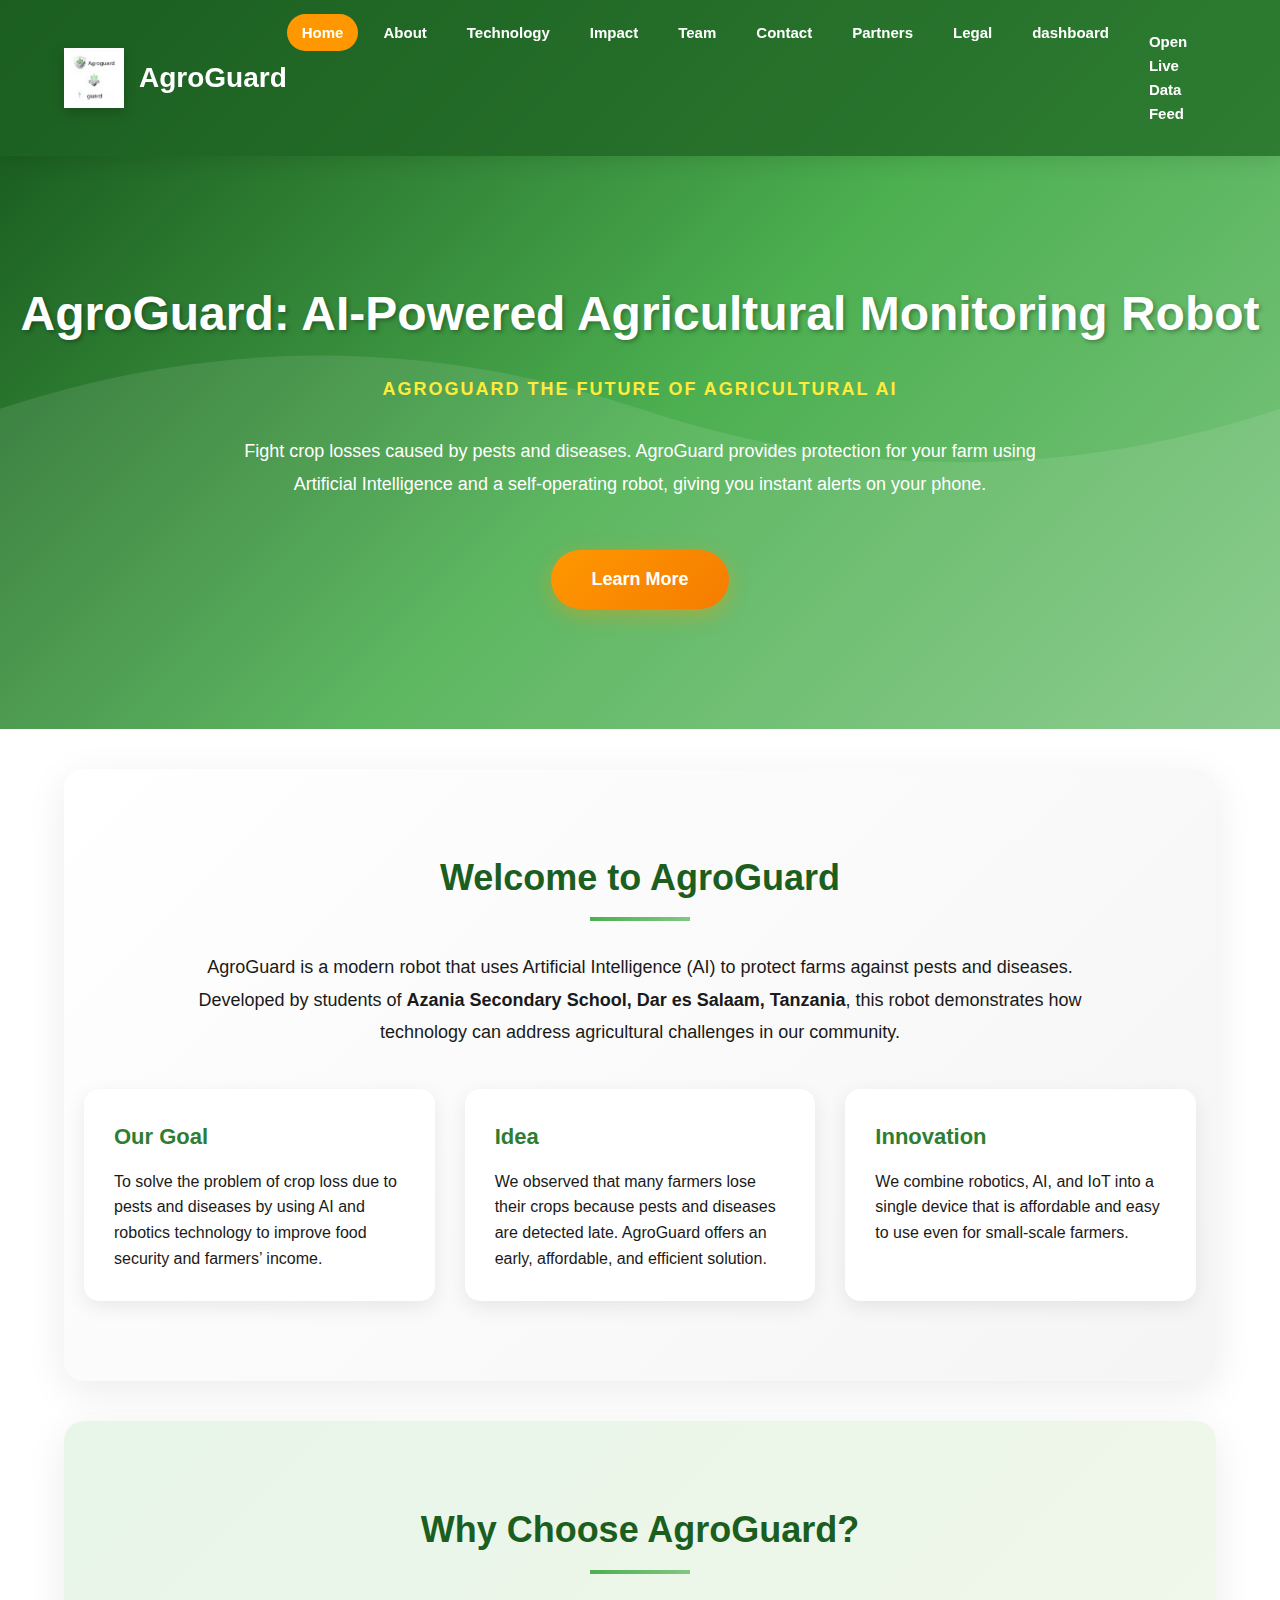
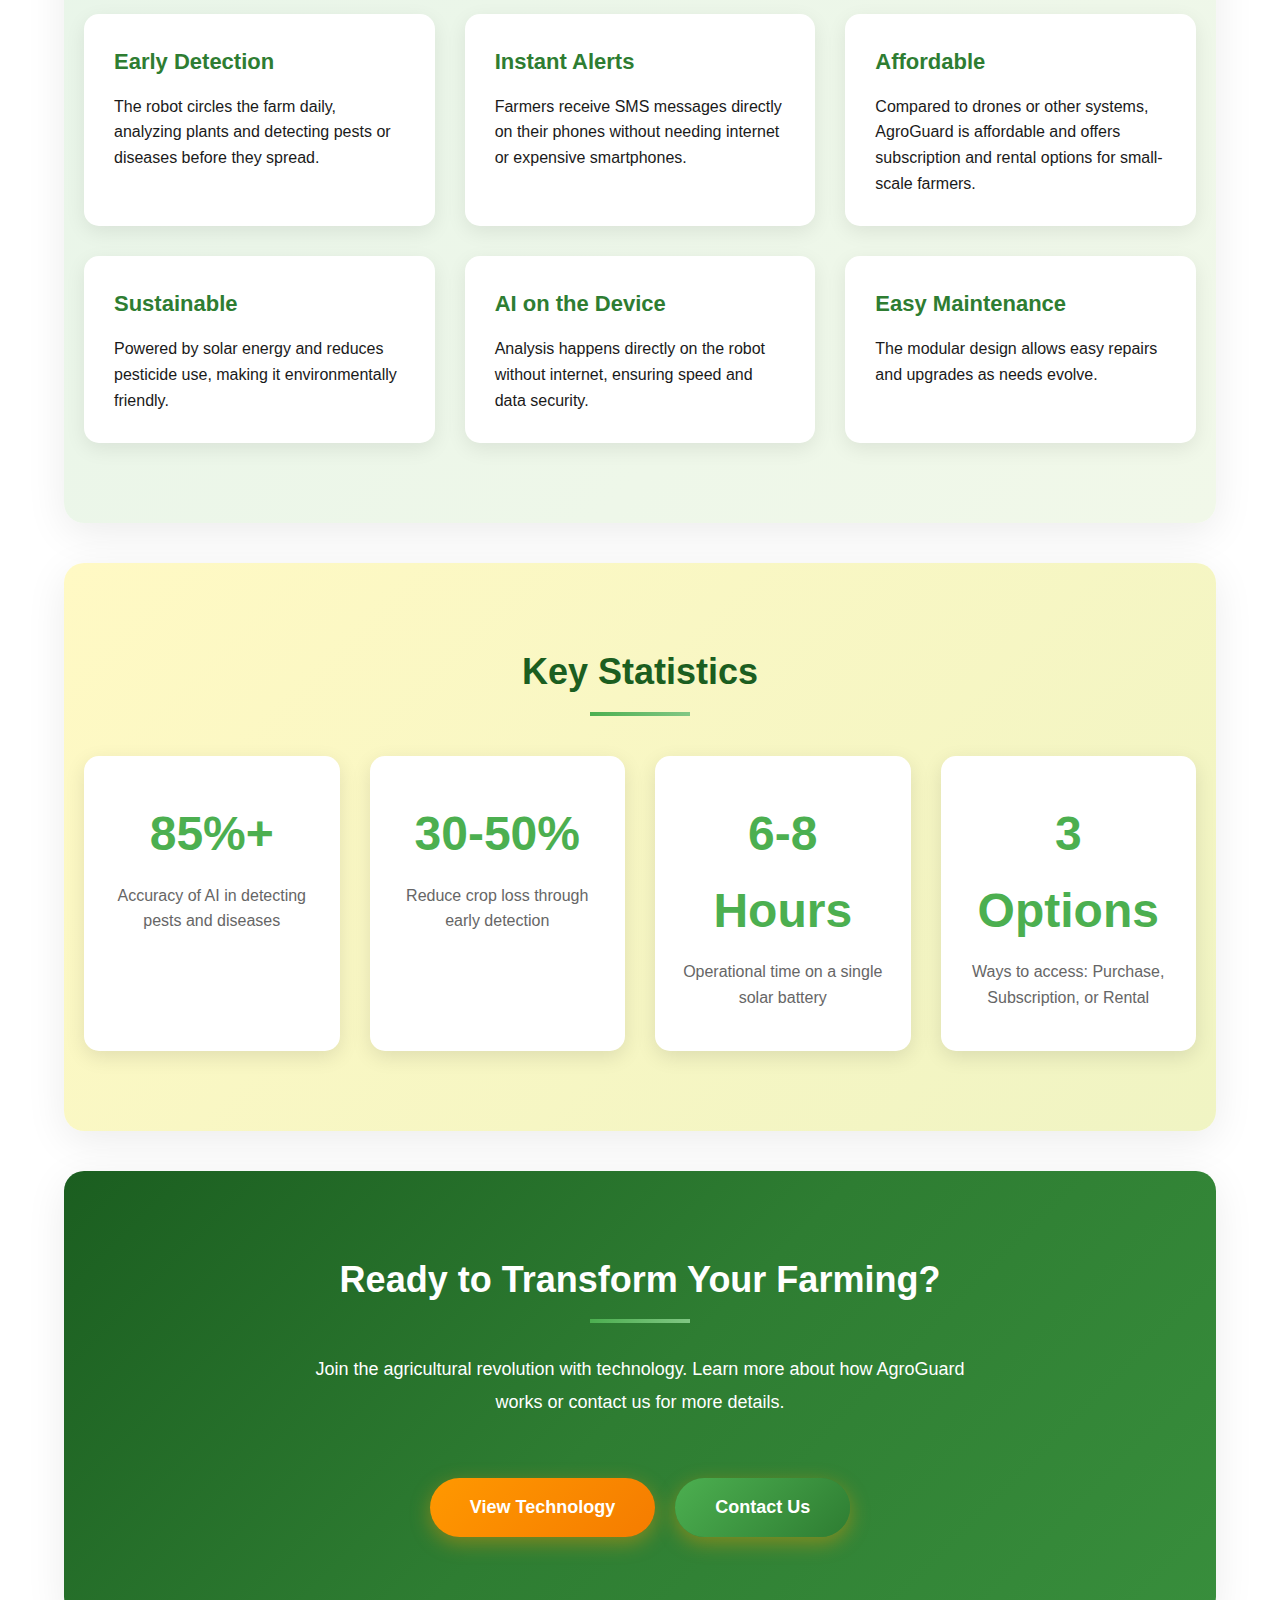
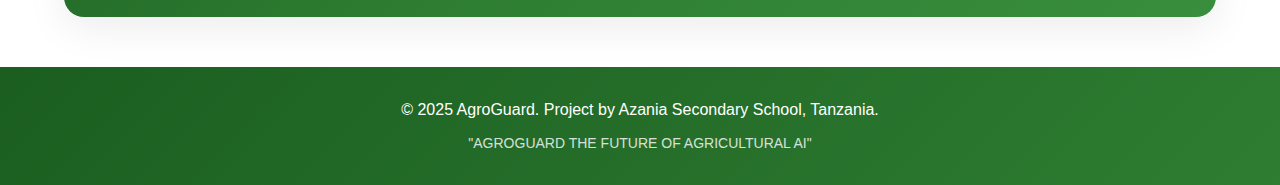
<file: index.html>
<!DOCTYPE html>
<html lang="en">

<head>
    <!-- Charset -->
    <meta charset="UTF-8">

    <!-- Meta description for SEO -->
    <meta name="description" content="AgroGuard team provides technological solutions for agriculture in Tanzania and East Africa.">

    <!-- Meta keywords -->
    <meta name="keywords" content="AgroGuard, Agricultural Technology, AI, Robotics, Tanzania, Azania Secondary School, Better Farming">

    <!-- Viewport for responsive design -->
    <meta name="viewport" content="width=device-width, initial-scale=1.0">

    <!-- Page title -->
    <title>AgroGuard - Our Team</title>

    <!-- Logo (favicon) -->
    <link rel="icon" href="Untitled design.png" type="image/png">

    <!-- Optional: Meta social media -->
    <meta property="og:title" content="AgroGuard - Our Team" />
    <meta property="og:description" content="AgroGuard team provides technological solutions for agriculture in Tanzania and East Africa." />
    <meta property="og:image" content="Untitled design.png" />
    <meta property="og:type" content="website" />
    <meta property="og:url" content="https://www.yoursite.com/timu.html" />

    <!-- Optional: Twitter Card -->
    <meta name="twitter:card" content="summary_large_image" />
    <meta name="twitter:title" content="AgroGuard - Our Team" />
    <meta name="twitter:description" content="AgroGuard team provides technological solutions for agriculture in Tanzania and East Africa." />
    <meta name="twitter:image" content="Untitled design.png" />
    <title>AgroGuard - Home</title>
    <link rel="stylesheet" href="style.css">
</head>

<body>
    <header>
        <div class="container">
            <div class="logo-section">
                <img src="Untitled design.png" alt="AgroGuard Logo" onerror="this.style.display='none'">
                <h1>AgroGuard</h1>
            </div>
            <nav>
                <ul>
                    <li><a href="index.html" class="active">Home</a></li>
                    <li><a href="about.html">About</a></li>
                    <li><a href="teknolojia.html">Technology</a></li>
                    <li><a href="athari.html">Impact</a></li>
                    <li><a href="timu.html">Team</a></li>
                    <li><a href="mawasiliano.html">Contact</a></li>
                    <li><a href="agro.html">Partners</a></li>
                    <li><a href="sheria.html">Legal</a></li>
                     <li><a href="http://192.168.2.140:8000/" target="_blank">dashboard</a></li>
                    <a href="http://192.168.2.140:8000/" target="_blank">
    Open Live Data Feed
</a>




  

                </ul>
            </nav>
        </div>
    </header>

    <!-- Hero Section -->
    <section class="hero">
        <div class="hero-content">
            <h2>AgroGuard: AI-Powered Agricultural Monitoring Robot</h2>
            <p class="slogan">AGROGUARD THE FUTURE OF AGRICULTURAL AI</p>
            <p>Fight crop losses caused by pests and diseases. AgroGuard provides protection for your farm using Artificial Intelligence and a self-operating robot, giving you instant alerts on your phone.</p>
            <a href="teknolojia.html" class="primary-cta">Learn More</a>
        </div>
    </section>

    <!-- Introduction Section -->
    <section class="section-padding" style="background: linear-gradient(135deg, #ffffff 0%, #f5f5f5 100%);">
        <h3> Welcome to AgroGuard</h3>
        <p style="text-align: center; max-width: 900px; margin: 0 auto 40px; font-size: 18px; line-height: 1.8;">
            AgroGuard is a modern robot that uses Artificial Intelligence (AI) to protect farms against pests and diseases. Developed by students of <strong>Azania Secondary School, Dar es Salaam, Tanzania</strong>, this robot demonstrates how technology
            can address agricultural challenges in our community.
        </p>

        <div class="impact-grid">
            <div class="impact-item">
                <h4> Our Goal</h4>
                <p>To solve the problem of crop loss due to pests and diseases by using AI and robotics technology to improve food security and farmers’ income.</p>
            </div>
            <div class="impact-item">
                <h4> Idea</h4>
                <p>We observed that many farmers lose their crops because pests and diseases are detected late. AgroGuard offers an early, affordable, and efficient solution.</p>
            </div>
            <div class="impact-item">
                <h4> Innovation</h4>
                <p>We combine robotics, AI, and IoT into a single device that is affordable and easy to use even for small-scale farmers.</p>
            </div>
        </div>
    </section>

    <!-- Why AgroGuard -->
    <section class="section-padding" style="background: linear-gradient(135deg, #e8f5e9 0%, #f1f8e9 100%);">
        <h3> Why Choose AgroGuard?</h3>

        <div class="impact-grid">
            <div class="impact-item">
                <h4>Early Detection</h4>
                <p>The robot circles the farm daily, analyzing plants and detecting pests or diseases before they spread.</p>
            </div>
            <div class="impact-item">
                <h4>Instant Alerts</h4>
                <p>Farmers receive SMS messages directly on their phones without needing internet or expensive smartphones.</p>
            </div>
            <div class="impact-item">
                <h4>Affordable</h4>
                <p>Compared to drones or other systems, AgroGuard is affordable and offers subscription and rental options for small-scale farmers.</p>
            </div>
            <div class="impact-item">
                <h4>Sustainable</h4>
                <p>Powered by solar energy and reduces pesticide use, making it environmentally friendly.</p>
            </div>
            <div class="impact-item">
                <h4>AI on the Device</h4>
                <p>Analysis happens directly on the robot without internet, ensuring speed and data security.</p>
            </div>
            <div class="impact-item">
                <h4>Easy Maintenance</h4>
                <p>The modular design allows easy repairs and upgrades as needs evolve.</p>
            </div>
        </div>
    </section>

    <!-- Quick Stats -->
    <section class="section-padding" style="background: linear-gradient(135deg, #fff9c4 0%, #f0f4c3 100%);">
        <h3>Key Statistics</h3>

        <div class="stats-grid">
            <div class="stat-item">
                <div class="stat-number">85%+</div>
                <p>Accuracy of AI in detecting pests and diseases</p>
            </div>
            <div class="stat-item">
                <div class="stat-number">30-50%</div>
                <p>Reduce crop loss through early detection</p>
            </div>
            <div class="stat-item">
                <div class="stat-number">6-8 Hours</div>
                <p>Operational time on a single solar battery</p>
            </div>
            <div class="stat-item">
                <div class="stat-number">3 Options</div>
                <p>Ways to access: Purchase, Subscription, or Rental</p>
            </div>
        </div>
    </section>

    <!-- Call to Action -->
    <section class="section-padding bg-dark">
        <div style="text-align: center;">
            <h3>Ready to Transform Your Farming?</h3>
            <p style="font-size: 18px; margin: 20px auto 40px; max-width: 700px; line-height: 1.8;">
                Join the agricultural revolution with technology. Learn more about how AgroGuard works or contact us for more details.
            </p>
            <div style="display: flex; gap: 20px; justify-content: center; flex-wrap: wrap;">
                <a href="teknolojia.html" class="primary-cta">View Technology</a>
                <a href="mawasiliano.html" class="primary-cta" style="background: linear-gradient(135deg, #4caf50 0%, #2e7d32 100%);">Contact Us</a>
            </div>
        </div>
    </section>

    <!-- Footer -->
    <footer>
        <div class="container">
            <p>&copy; 2025 AgroGuard. Project by Azania Secondary School, Tanzania.</p>
            <p style="margin-top: 10px; font-size: 14px; opacity: 0.8;">
                "AGROGUARD THE FUTURE OF AGRICULTURAL AI"
            </p>
        </div>
    </footer>

</body>


</html>
</file>
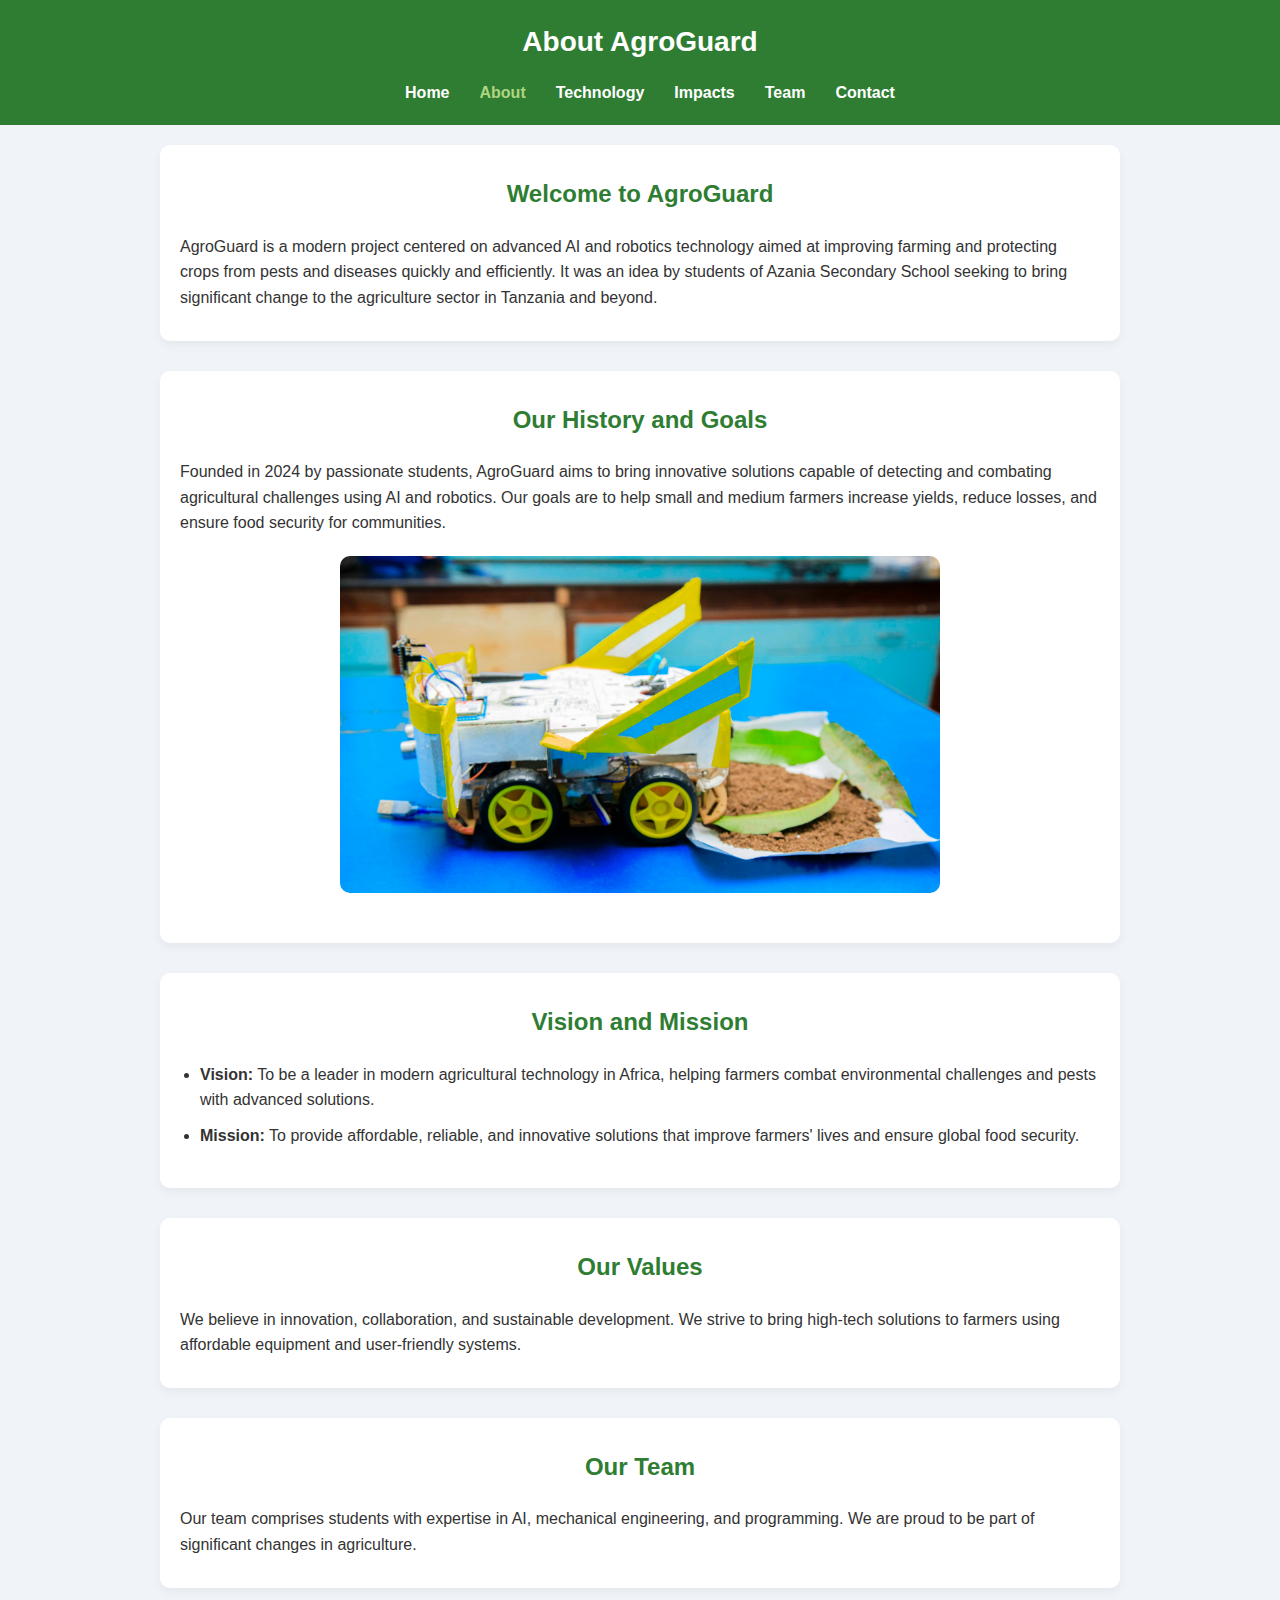
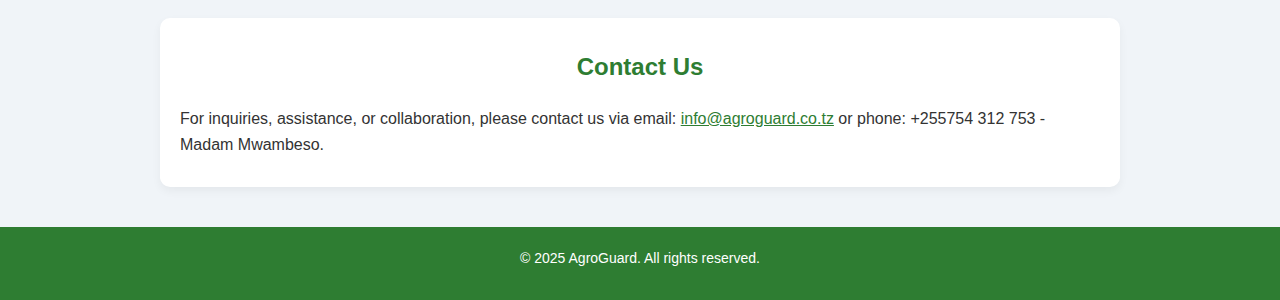
<file: about.html>
<!DOCTYPE html>
<html lang="en">

<head>
    <!-- Charset -->
    <meta charset="UTF-8">

    <!-- Meta description for SEO -->
    <meta name="description" content="AgroGuard team provides technological solutions for agriculture in Tanzania and East Africa.">

    <!-- Meta keywords -->
    <meta name="keywords" content="AgroGuard, Agricultural Technology, AI, Robotics, Tanzania, Azania Secondary School, Better Farming">

    <!-- Viewport for responsive design -->
    <meta name="viewport" content="width=device-width, initial-scale=1.0">

    <!-- Page title -->
    <title>AgroGuard - Our Team</title>

    <!-- Logo (favicon) -->
    <link rel="icon" href="Untitled design.png" type="image/png">

    <!-- Optional: Meta social media -->
    <meta property="og:title" content="AgroGuard - Our Team" />
    <meta property="og:description" content="AgroGuard team provides technological solutions for agriculture in Tanzania and East Africa." />
    <meta property="og:image" content="Untitled design.png" />
    <meta property="og:type" content="website" />
    <meta property="og:url" content="https://www.yoursite.com/timu.html" />

    <!-- Optional: Twitter Card -->
    <meta name="twitter:card" content="summary_large_image" />
    <meta name="twitter:title" content="AgroGuard - Our Team" />
    <meta name="twitter:description" content="AgroGuard team provides technological solutions for agriculture in Tanzania and East Africa." />
    <meta name="twitter:image" content="Untitled design.png" />
    <!-- Page title -->
    <title>About AgroGuard</title>

    <!-- Styles -->
    <style>
        * {
            margin: 0;
            padding: 0;
            box-sizing: border-box;
        }
        
        body {
            font-family: 'Segoe UI', Tahoma, Geneva, Verdana, sans-serif;
            background: #f0f4f8;
            color: #333;
            line-height: 1.6;
        }
        /* Header */
        
        header {
            background-color: #2e7d32;
            padding: 20px 0;
            color: #fff;
            text-align: center;
        }
        
        header h1 {
            font-size: 28px;
            margin-bottom: 10px;
        }
        /* Navigation Bar */
        
        nav {
            margin-top: 10px;
        }
        
        nav ul {
            list-style-type: none;
            display: flex;
            justify-content: center;
            flex-wrap: wrap;
        }
        
        nav ul li {
            margin: 0 15px;
        }
        
        nav ul li a {
            color: #fff;
            text-decoration: none;
            font-weight: bold;
            transition: color 0.3s;
        }
        
        nav ul li a:hover,
        .active {
            color: #aed581;
        }
        /* Container */
        
        .container {
            max-width: 1000px;
            margin: 20px auto;
            padding: 0 20px;
        }
        /* Section */
        
        .section {
            background: #fff;
            padding: 30px 20px;
            border-radius: 10px;
            box-shadow: 0 4px 10px rgba(0, 0, 0, 0.05);
            margin-bottom: 30px;
        }
        /* Title */
        
        .section h2 {
            color: #2e7d32;
            margin-bottom: 20px;
            font-size: 24px;
            text-align: center;
        }
        /* Paragraphs */
        
        .section p {
            font-size: 16px;
            line-height: 1.6;
        }
        /* Image styles */
        
        .about-image {
            width: 100%;
            max-width: 600px;
            display: block;
            margin: 20px auto;
            border-radius: 10px;
            object-fit: cover;
        }
        /* List styles */
        
        ul {
            margin-top: 15px;
            padding-left: 20px;
        }
        
        li {
            margin-bottom: 10px;
            font-size: 16px;
        }
        /* Footer */
        
        footer {
            background-color: #2e7d32;
            color: #fff;
            text-align: center;
            padding: 20px 10px;
            margin-top: 40px;
        }
        
        footer p {
            margin-bottom: 10px;
            font-size: 14px;
        }
        /* Responsive styles */
        
        @media(max-width: 768px) {
            header h1 {
                font-size: 24px;
            }
            .section h2 {
                font-size: 20px;
            }
            body {
                font-size: 14px;
            }
            nav ul {
                flex-direction: column;
                align-items: center;
            }
            nav ul li {
                margin: 8px 0;
            }
        }
    </style>
</head>

<body>

    <header>
        <h1>About AgroGuard</h1>
        <!-- Navigation Bar -->
        <nav>
            <ul>
                <li><a href="index.html">Home</a></li>
                <li><a href="about.html" class="active">About</a></li>
                <li><a href="teknolojia.html">Technology</a></li>
                <li><a href="athari.html">Impacts</a></li>
                <li><a href="timu.html">Team</a></li>
                <li><a href="mawasiliano.html">Contact</a></li>
            </ul>
        </nav>
    </header>

    <div class="container">

        <!-- Introduction Section -->
        <section class="section">
            <h2>Welcome to AgroGuard</h2>
            <p>
                AgroGuard is a modern project centered on advanced AI and robotics technology aimed at improving farming and protecting crops from pests and diseases quickly and efficiently. It was an idea by students of Azania Secondary School seeking to bring significant
                change to the agriculture sector in Tanzania and beyond.
            </p>
        </section>

        <!-- Our History and Goals -->
        <section class="section">
            <h2>Our History and Goals</h2>
            <p>
                Founded in 2024 by passionate students, AgroGuard aims to bring innovative solutions capable of detecting and combating agricultural challenges using AI and robotics. Our goals are to help small and medium farmers increase yields, reduce losses, and ensure
                food security for communities.
            </p>
            <img src="robot.jpg" alt="AgroGuard in action" class="about-image" />
        </section>

        <!-- Vision and Mission -->
        <section class="section">
            <h2>Vision and Mission</h2>
            <ul>
                <li><strong>Vision:</strong> To be a leader in modern agricultural technology in Africa, helping farmers combat environmental challenges and pests with advanced solutions.</li>
                <li><strong>Mission:</strong> To provide affordable, reliable, and innovative solutions that improve farmers' lives and ensure global food security.</li>
            </ul>
        </section>

        <!-- Our Values -->
        <section class="section">
            <h2>Our Values</h2>
            <p>
                We believe in innovation, collaboration, and sustainable development. We strive to bring high-tech solutions to farmers using affordable equipment and user-friendly systems.
            </p>
        </section>

        <!-- Our Team -->
        <section class="section">
            <h2>Our Team</h2>
            <p>
                Our team comprises students with expertise in AI, mechanical engineering, and programming. We are proud to be part of significant changes in agriculture.
            </p>
        </section>

        <!-- Contact Us -->
        <section class="section">
            <h2>Contact Us</h2>
            <p>
                For inquiries, assistance, or collaboration, please contact us via email: <a href="mailto:info@agroguard.co.tz" style="color: #2e7d32;">info@agroguard.co.tz</a> or phone: +255754 312 753 - Madam Mwambeso.
            </p>
        </section>

    </div>

    <!-- Footer -->
    <footer>
        <p>&copy; 2025 AgroGuard. All rights reserved.</p>
    </footer>

</body>

</html>
</file>
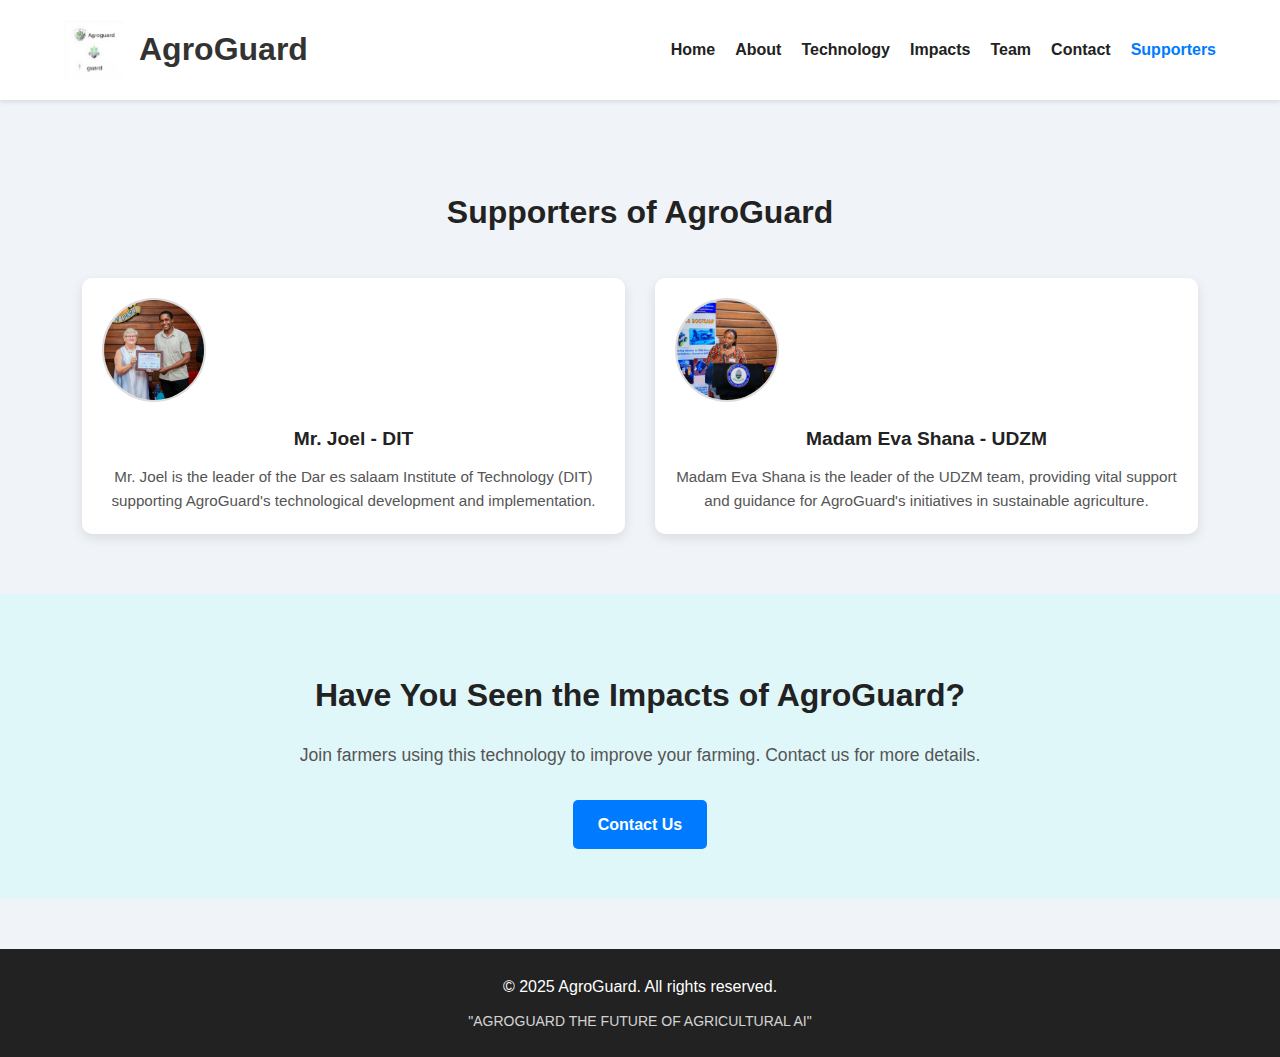
<file: agro.html>
<!DOCTYPE html>
<html lang="en">

<head>
    <!-- Charset -->
    <meta charset="UTF-8">

    <!-- Meta description for SEO -->
    <meta name="description" content="AgroGuard team provides technological solutions for agriculture in Tanzania and East Africa.">

    <!-- Meta keywords -->
    <meta name="keywords" content="AgroGuard, Agricultural Technology, AI, Robotics, Tanzania, Azania Secondary School, Better Farming">

    <!-- Viewport for responsive design -->
    <meta name="viewport" content="width=device-width, initial-scale=1.0">

    <!-- Page title -->
    <title>AgroGuard - Our Team</title>

    <!-- Logo (favicon) -->
    <link rel="icon" href="Untitled design.png" type="image/png">

    <!-- Optional: Meta social media -->
    <meta property="og:title" content="AgroGuard - Our Team" />
    <meta property="og:description" content="AgroGuard team provides technological solutions for agriculture in Tanzania and East Africa." />
    <meta property="og:image" content="Untitled design.png" />
    <meta property="og:type" content="website" />
    <meta property="og:url" content="https://www.yoursite.com/timu.html" />

    <!-- Optional: Twitter Card -->
    <meta name="twitter:card" content="summary_large_image" />
    <meta name="twitter:title" content="AgroGuard - Our Team" />
    <meta name="twitter:description" content="AgroGuard team provides technological solutions for agriculture in Tanzania and East Africa." />
    <meta name="twitter:image" content="Untitled design.png" />

    <!-- Link to external CSS or internal styles for better design -->
    <style>
        body {
            font-family: 'Arial', sans-serif;
            margin: 0;
            line-height: 1.6;
            background-color: #f0f4f8;
            color: #333;
        }
        /* Header styles */
        
        header {
            background-color: #fff;
            box-shadow: 0 2px 4px rgba(0, 0, 0, 0.1);
            padding: 20px 0;
        }
        
        .container {
            width: 90%;
            max-width: 1200px;
            margin: 0 auto;
        }
        
        .logo-section {
            display: flex;
            align-items: center;
        }
        
        .logo-section img {
            width: 60px;
            height: auto;
            margin-right: 15px;
        }
        
        nav ul {
            list-style: none;
            display: flex;
            gap: 20px;
            padding: 0;
            margin: 0;
        }
        
        nav a {
            text-decoration: none;
            color: #222;
            font-weight: bold;
            transition: color 0.3s;
        }
        
        nav a:hover,
        nav a.active {
            color: #007bff;
        }
        /* Supporters Section */
        
        section.supporters {
            padding: 60px 20px;
        }
        
        h2.section-title {
            text-align: center;
            font-size: 2em;
            margin-bottom: 40px;
            color: #222;
        }
        
        .supporters-grid {
            display: grid;
            grid-template-columns: repeat(auto-fit, minmax(280px, 1fr));
            gap: 30px;
        }
        
        .supporter-card {
            background-color: #fff;
            border-radius: 10px;
            box-shadow: 0 4px 12px rgba(0, 0, 0, 0.1);
            padding: 20px;
            transition: transform 0.3s, box-shadow 0.3s;
        }
        
        .supporter-card:hover {
            transform: translateY(-5px);
            box-shadow: 0 8px 16px rgba(0, 0, 0, 0.2);
        }
        
        .supporter-image {
            width: 100px;
            height: 100px;
            border-radius: 50%;
            object-fit: cover;
            margin-bottom: 15px;
            border: 2px solid #ddd;
        }
        
        .supporter-name {
            font-size: 1.2em;
            margin-bottom: 10px;
            text-align: center;
            font-weight: bold;
            color: #222;
        }
        
        .supporter-description {
            font-size: 0.95em;
            text-align: center;
            color: #555;
        }
        /* Call to Action */
        
        section.cta {
            background-color: #e0f7fa;
            padding: 50px 20px;
            text-align: center;
        }
        
        section.cta h2 {
            font-size: 2em;
            margin-bottom: 20px;
            color: #222;
        }
        
        section.cta p {
            font-size: 1.1em;
            margin-bottom: 30px;
            color: #555;
        }
        
        .btn-primary {
            display: inline-block;
            padding: 12px 25px;
            background-color: #007bff;
            color: #fff;
            text-decoration: none;
            border-radius: 5px;
            font-weight: bold;
            transition: background-color 0.3s;
        }
        
        .btn-primary:hover {
            background-color: #0056b3;
        }
        /* Footer styles */
        
        footer {
            background-color: #222;
            color: #fff;
            padding: 20px 0;
            margin-top: 50px;
        }
        
        footer p {
            margin: 5px 0;
        }
        /* Responsive adjustments */
        
        @media(max-width: 768px) {
            nav ul {
                flex-direction: column;
                align-items: center;
            }
            .supporter-card {
                padding: 15px;
            }
        }
    </style>
</head>

<body>
    <header>
        <div class="container" style="display:flex; justify-content: space-between; align-items: center;">
            <div class="logo-section">
                <img src="Untitled design.png" alt="AgroGuard Logo" />
                <h1 style="margin:0;">AgroGuard</h1>
            </div>
            <nav>
                <ul>
                    <li><a href="index.html">Home</a></li>
                    <li><a href="about.html">About</a></li>
                    <li><a href="teknolojia.html">Technology</a></li>
                    <li><a href="athari.html">Impacts</a></li>
                    <li><a href="timu.html">Team</a></li>
                    <li><a href="mawasiliano.html">Contact</a></li>
                    <li><a href="supporters.html" class="active">Supporters</a></li>
                </ul>
            </nav>
        </div>
    </header>

    <!-- Supporters Section -->
    <section class="supporters">
        <div class="container">
            <h2 class="section-title">Supporters of AgroGuard</h2>
            <div class="supporters-grid">
                <!-- Supporter 1 -->
                <div class="supporter-card">
                    <img src="mr_joel.jpg" alt="Mr. Joel" class="supporter-image" />
                    <div class="supporter-name">Mr. Joel - DIT</div>
                    <div class="supporter-description">
                        Mr. Joel is the leader of the Dar es salaam Institute of Technology (DIT) supporting AgroGuard's technological development and implementation.
                    </div>
                </div>
                <!-- Supporter 2 -->
                <div class="supporter-card">
                    <img src="madam_eva_shana.jpg" alt="Madam Eva Shana" class="supporter-image" />
                    <div class="supporter-name">Madam Eva Shana - UDZM</div>
                    <div class="supporter-description">
                        Madam Eva Shana is the leader of the UDZM team, providing vital support and guidance for AgroGuard's initiatives in sustainable agriculture.
                    </div>
                </div>
            </div>
        </div>
    </section>

    <!-- Call to Action -->
    <section class="cta">
        <h2>Have You Seen the Impacts of AgroGuard?</h2>
        <p>Join farmers using this technology to improve your farming. Contact us for more details.</p>
        <a href="mawasiliano.html" class="btn-primary">Contact Us</a>
    </section>

    <!-- Footer -->
    <footer>
        <div class="container" style="text-align: center;">
            <p>&copy; 2025 AgroGuard. All rights reserved.</p>
            <p style="margin-top:10px; font-size:14px; opacity:0.8;">"AGROGUARD THE FUTURE OF AGRICULTURAL AI"</p>
        </div>
    </footer>
</body>

</html>
</file>
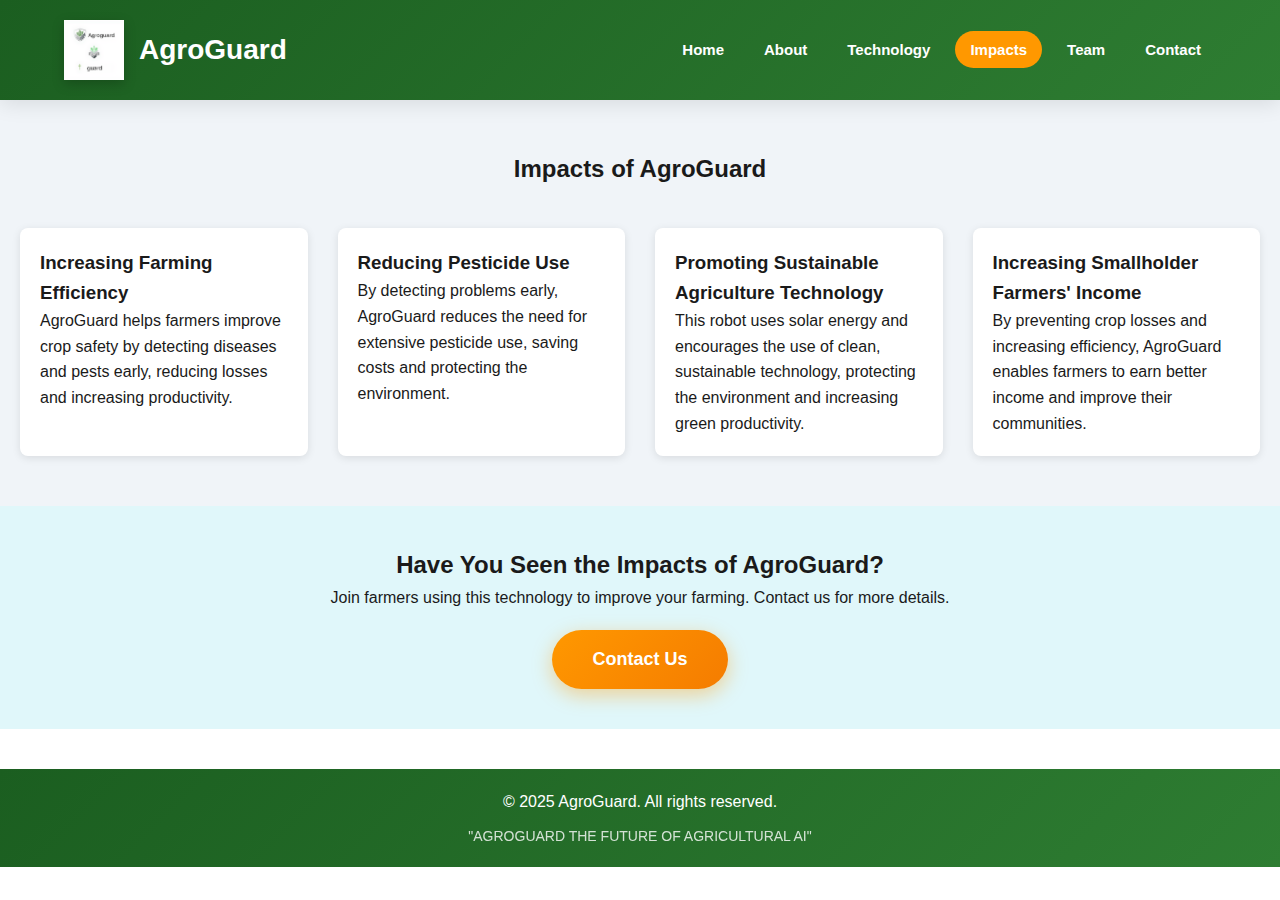
<file: athari.html>
<!DOCTYPE html>
<html lang="en">

<head>

    <!-- Charset -->
    <meta charset="UTF-8">

    <!-- Meta description for SEO -->
    <meta name="description" content="The AgroGuard project provides technological solutions for agriculture in Tanzania and East Africa.">

    <!-- Meta keywords -->
    <meta name="keywords" content="AgroGuard, Agriculture Technology, AI, Robotics, Tanzania, Azania Secondary School, Sustainable Farming">

    <!-- Viewport for responsive design -->
    <meta name="viewport" content="width=device-width, initial-scale=1.0">

    <!-- Page title -->
    <title>AgroGuard - Our Team</title>

    <!-- Logo (favicon) -->
    <link rel="icon" href="Untitled design.png" type="image/png">

    <!-- Meta social media -->
    <meta property="og:title" content="AgroGuard - Our Team" />
    <meta property="og:description" content="The AgroGuard team provides technological solutions for agriculture in Tanzania and East Africa." />
    <meta property="og:image" content="Untitled design.png" />
    <meta property="og:type" content="website" />
    <meta property="og:url" content="https://www.yoursite.com/timu.html" />

    <!-- Twitter Card -->
    <meta name="twitter:card" content="summary_large_image" />
    <meta name="twitter:title" content="AgroGuard - Our Team" />
    <meta name="twitter:description" content="The AgroGuard team provides technological solutions for agriculture in Tanzania and East Africa." />
    <meta name="twitter:image" content="Untitled design.png" />
    <title>Impacts of AgroGuard</title>
    <link rel="stylesheet" href="style.css" />
</head>

<body>
    <header>
        <div class="container">
            <div class="logo-section">
                <img src="Untitled design.png" alt="AgroGuard Logo" onerror="this.style.display='none'">
                <h1>AgroGuard</h1>
            </div>
            <nav>
                <ul>
                    <li><a href="index.html">Home</a></li>
                    <li><a href="about.html">About</a></li>
                    <li><a href="teknolojia.html">Technology</a></li>
                    <li><a href="athari.html" class="active">Impacts</a></li>
                    <li><a href="timu.html">Team</a></li>
                    <li><a href="mawasiliano.html">Contact</a></li>
                </ul>
            </nav>
        </div>
    </header>

    <!-- Impact Section -->
    <section class="impact-section" style="padding: 50px 20px; background-color: #f0f4f8;">
        <div class="container">
            <h2 style="text-align: center; margin-bottom: 30px;">Impacts of AgroGuard</h2>
            <div class="impact-grid">
                <div class="impact-item" style="background-color: #ffffff; padding: 20px; border-radius: 8px; box-shadow: 0 2px 8px rgba(0,0,0,0.1);">
                    <h3>Increasing Farming Efficiency</h3>
                    <p>AgroGuard helps farmers improve crop safety by detecting diseases and pests early, reducing losses and increasing productivity.</p>
                </div>
                <div class="impact-item" style="background-color: #ffffff; padding: 20px; border-radius: 8px; box-shadow: 0 2px 8px rgba(0,0,0,0.1);">
                    <h3>Reducing Pesticide Use</h3>
                    <p>By detecting problems early, AgroGuard reduces the need for extensive pesticide use, saving costs and protecting the environment.</p>
                </div>
                <div class="impact-item" style="background-color: #ffffff; padding: 20px; border-radius: 8px; box-shadow: 0 2px 8px rgba(0,0,0,0.1);">
                    <h3>Promoting Sustainable Agriculture Technology</h3>
                    <p>This robot uses solar energy and encourages the use of clean, sustainable technology, protecting the environment and increasing green productivity.</p>
                </div>
                <div class="impact-item" style="background-color: #ffffff; padding: 20px; border-radius: 8px; box-shadow: 0 2px 8px rgba(0,0,0,0.1);">
                    <h3>Increasing Smallholder Farmers' Income</h3>
                    <p>By preventing crop losses and increasing efficiency, AgroGuard enables farmers to earn better income and improve their communities.</p>
                </div>
            </div>
        </div>
    </section>

    <!-- Call to Action -->
    <section style="padding: 40px 20px; text-align: center; background-color: #e0f7fa;">
        <h2>Have You Seen the Impacts of AgroGuard?</h2>
        <p>Join farmers using this technology to improve your farming. Contact us for more details.</p>
        <a href="mawasiliano.html" class="primary-cta" style="margin-top: 20px;">Contact Us</a>
    </section>

    <!-- Footer -->
    <footer style="background-color: #222; color: #fff; padding: 20px 0; margin-top: 40px;">
        <div class="container" style="text-align: center;">
            <p>&copy; 2025 AgroGuard. All rights reserved.</p>
            <p style="margin-top: 10px; font-size: 14px; opacity: 0.8;">"AGROGUARD THE FUTURE OF AGRICULTURAL AI"</p>
        </div>
    </footer>
</body>

</html>
</file>
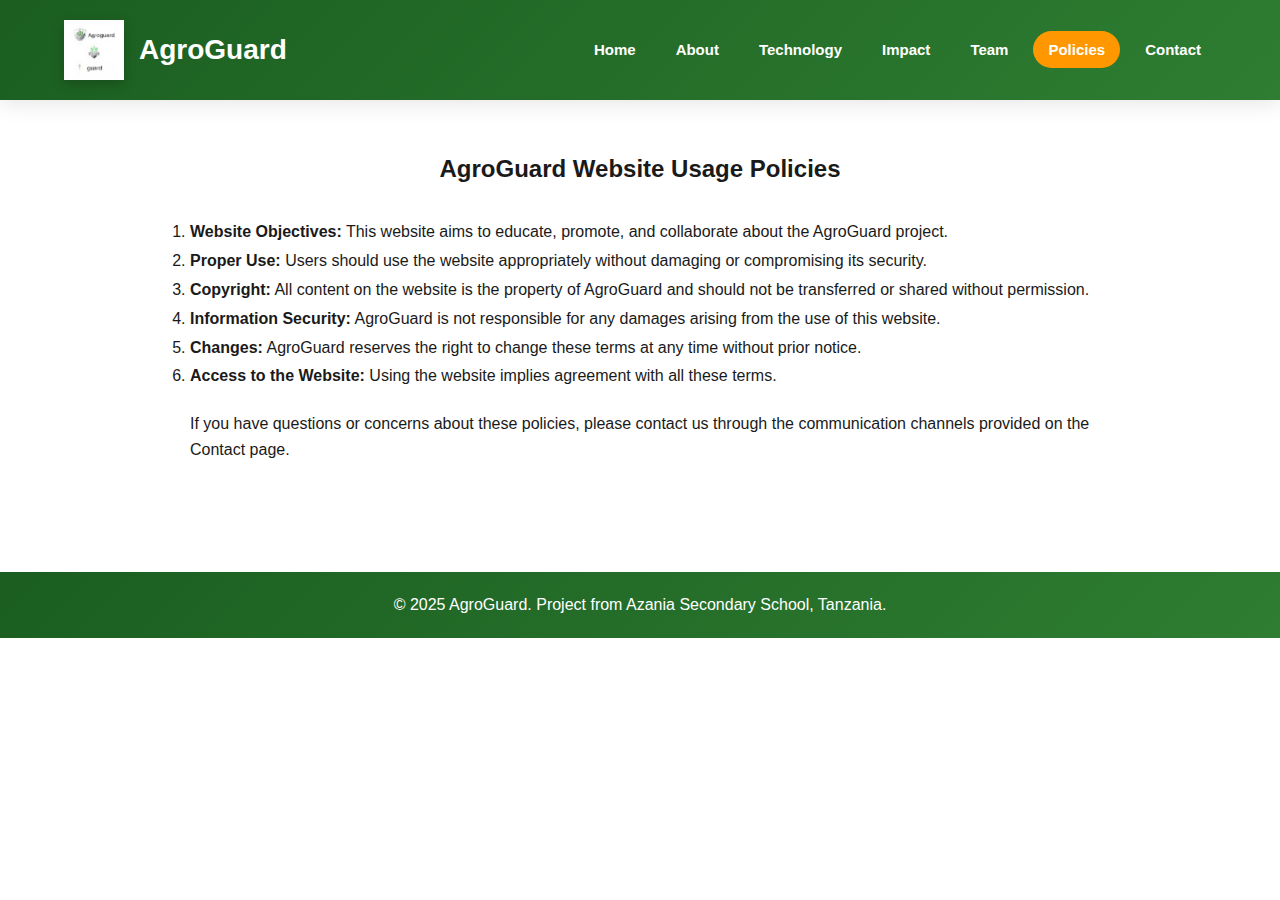
<file: sheria.html>
<!DOCTYPE html>
<html lang="en">

<head>
    <!-- Charset -->
    <meta charset="UTF-8">

    <!-- Meta description for SEO -->
    <meta name="description" content="The AgroGuard website provides information about the project in Tanzania and East Africa.">

    <!-- Meta keywords -->
    <meta name="keywords" content="AgroGuard, Website Policy, Terms of Use, Tanzania, Azania Secondary School, Agriculture">

    <!-- Viewport for responsive design -->
    <meta name="viewport" content="width=device-width, initial-scale=1.0">

    <!-- Page title -->
    <title>Website Policies - AgroGuard</title>
    <link rel="stylesheet" href="style.css" />
</head>

<body>
    <header>
        <div class="container">
            <div class="logo-section">
                <img src="Untitled design.png" alt="AgroGuard Logo" onerror="this.style.display='none'">
                <h1>AgroGuard</h1>
            </div>
            <nav>
                <ul>
                    <li><a href="index.html">Home</a></li>
                    <li><a href="about.html">About</a></li>
                    <li><a href="teknolojia.html">Technology</a></li>
                    <li><a href="athari.html">Impact</a></li>
                    <li><a href="timu.html">Team</a></li>
                    <li><a href="sheria.html" class="active">Policies</a></li>
                    <li><a href="mawasiliano.html">Contact</a></li>
                </ul>
            </nav>
        </div>
    </header>

    <section style="padding: 50px 20px;">
        <h2 style="text-align: center; margin-bottom: 30px;">AgroGuard Website Usage Policies</h2>
        <ol style="max-width: 900px; margin: 0 auto; line-height: 1.8;">
            <li><strong>Website Objectives:</strong> This website aims to educate, promote, and collaborate about the AgroGuard project.</li>
            <li><strong>Proper Use:</strong> Users should use the website appropriately without damaging or compromising its security.</li>
            <li><strong>Copyright:</strong> All content on the website is the property of AgroGuard and should not be transferred or shared without permission.</li>
            <li><strong>Information Security:</strong> AgroGuard is not responsible for any damages arising from the use of this website.</li>
            <li><strong>Changes:</strong> AgroGuard reserves the right to change these terms at any time without prior notice.</li>
            <li><strong>Access to the Website:</strong> Using the website implies agreement with all these terms.</li>
        </ol>
        <p style="max-width: 900px; margin: 20px auto; font-size: 16px;">
            If you have questions or concerns about these policies, please contact us through the communication channels provided on the Contact page.
        </p>
    </section>

    <footer style="background-color: #222; color: #fff; padding: 20px 0; margin-top: 40px;">
        <div class="container" style="text-align: center;">
            <p>&copy; 2025 AgroGuard. Project from Azania Secondary School, Tanzania.</p>
        </div>
    </footer>
</body>

</html>
</file>
<file: style.css>
* {
    margin: 0;
    padding: 0;
    box-sizing: border-box;
}

body {
    font-family: 'Segoe UI', Tahoma, Geneva, Verdana, sans-serif;
    background: #ffffff;
    color: #1a1a1a;
    line-height: 1.6;
    overflow-x: hidden;
}


/* Header */

header {
    background: linear-gradient(135deg, #1b5e20 0%, #2e7d32 100%);
    color: white;
    padding: 20px 0;
    position: sticky;
    top: 0;
    z-index: 1000;
    box-shadow: 0 4px 20px rgba(0, 0, 0, 0.1);
}

header .container {
    display: flex;
    justify-content: space-between;
    align-items: center;
    width: 90%;
    max-width: 1200px;
    margin: auto;
}

.logo-section {
    display: flex;
    align-items: center;
    gap: 15px;
}

.logo-section img {
    height: 60px;
    filter: drop-shadow(0 4px 6px rgba(0, 0, 0, 0.2));
    transition: transform 0.3s ease;
}

.logo-section img:hover {
    transform: scale(1.05);
}

.logo-section h1 {
    font-size: 28px;
    font-weight: 700;
}

nav ul {
    list-style: none;
    display: flex;
    gap: 10px;
}

nav a {
    color: white;
    text-decoration: none;
    font-weight: 600;
    font-size: 15px;
    padding: 10px 15px;
    border-radius: 25px;
    transition: all 0.3s ease;
}

nav a:hover,
nav a.active {
    background: #ff9800;
    transform: translateY(-2px);
}


/* Hero */

.hero {
    background: linear-gradient(135deg, #1b5e20 0%, #4caf50 50%, #81c784 100%);
    color: white;
    padding: 120px 20px;
    text-align: center;
    position: relative;
    overflow: hidden;
}

.hero::before {
    content: '';
    position: absolute;
    top: 0;
    left: 0;
    right: 0;
    bottom: 0;
    background: url('data:image/svg+xml,<svg xmlns="http://www.w3.org/2000/svg" viewBox="0 0 1200 600"><path d="M0,300 Q300,200 600,300 T1200,300 L1200,600 L0,600 Z" fill="rgba(255,255,255,0.1)"/></svg>') no-repeat bottom;
    background-size: cover;
}

.hero-content {
    position: relative;
    z-index: 1;
}

.hero h2 {
    font-size: 48px;
    margin-bottom: 20px;
    text-shadow: 2px 2px 4px rgba(0, 0, 0, 0.3);
}

.slogan {
    font-size: 24px;
    font-weight: 700;
    color: #ffeb3b;
    margin-bottom: 20px;
    letter-spacing: 2px;
}

.hero p {
    font-size: 18px;
    max-width: 800px;
    margin: 0 auto 30px;
    line-height: 1.8;
}

.primary-cta {
    background: linear-gradient(135deg, #ff9800 0%, #f57c00 100%);
    color: white;
    padding: 15px 40px;
    border-radius: 50px;
    text-decoration: none;
    font-weight: bold;
    font-size: 18px;
    display: inline-block;
    margin-top: 20px;
    box-shadow: 0 6px 20px rgba(255, 152, 0, 0.4);
    transition: all 0.3s ease;
}

.primary-cta:hover {
    transform: translateY(-3px);
    box-shadow: 0 8px 25px rgba(255, 152, 0, 0.6);
}


/* Sections */

.section-padding {
    padding: 80px 20px;
    width: 90%;
    max-width: 1200px;
    margin: 40px auto;
    border-radius: 20px;
    box-shadow: 0 10px 40px rgba(0, 0, 0, 0.08);
}

.section-padding h3 {
    font-size: 36px;
    margin-bottom: 30px;
    color: #1b5e20;
    text-align: center;
    position: relative;
    padding-bottom: 15px;
}

.section-padding h3::after {
    content: '';
    position: absolute;
    bottom: 0;
    left: 50%;
    transform: translateX(-50%);
    width: 100px;
    height: 4px;
    background: linear-gradient(90deg, #4caf50, #81c784);
}


/* Gallery Grid */

.gallery-grid {
    display: grid;
    grid-template-columns: repeat(auto-fit, minmax(300px, 1fr));
    gap: 30px;
    margin-top: 40px;
}

.gallery-item {
    background: white;
    border-radius: 15px;
    overflow: hidden;
    box-shadow: 0 6px 20px rgba(0, 0, 0, 0.1);
    transition: all 0.3s ease;
}

.gallery-item:hover {
    transform: translateY(-10px);
    box-shadow: 0 12px 30px rgba(76, 175, 80, 0.3);
}

.gallery-item img {
    width: 100%;
    height: 250px;
    object-fit: cover;
}

.gallery-item p {
    padding: 20px;
    text-align: center;
    font-weight: 600;
    color: #2e7d32;
    background: linear-gradient(135deg, #f1f8e9 0%, #e8f5e9 100%);
}


/* Impact Grid */

.impact-grid {
    display: grid;
    grid-template-columns: repeat(auto-fit, minmax(280px, 1fr));
    gap: 30px;
    margin-top: 40px;
}

.impact-item {
    background: white;
    padding: 30px;
    border-radius: 15px;
    box-shadow: 0 6px 20px rgba(0, 0, 0, 0.08);
    transition: all 0.3s ease;
}

.impact-item:hover {
    transform: translateY(-10px);
    box-shadow: 0 12px 30px rgba(76, 175, 80, 0.2);
}

.impact-item h4 {
    color: #2e7d32;
    font-size: 22px;
    margin-bottom: 15px;
}


/* Stats Grid */

.stats-grid {
    display: grid;
    grid-template-columns: repeat(auto-fit, minmax(220px, 1fr));
    gap: 30px;
    margin-top: 40px;
}

.stat-item {
    background: white;
    padding: 40px 20px;
    border-radius: 15px;
    text-align: center;
    box-shadow: 0 6px 20px rgba(0, 0, 0, 0.1);
    transition: all 0.3s ease;
}

.stat-item:hover {
    transform: translateY(-10px) scale(1.05);
    box-shadow: 0 12px 30px rgba(76, 175, 80, 0.3);
}

.stat-number {
    font-size: 48px;
    font-weight: bold;
    color: #4caf50;
    margin-bottom: 10px;
}

.stat-item p {
    color: #666;
    font-size: 16px;
}


/* Feature List */

.feature-list {
    max-width: 900px;
    margin: 30px auto;
    display: grid;
    grid-template-columns: repeat(auto-fit, minmax(350px, 1fr));
    gap: 20px;
}

.feature-list li {
    background: white;
    padding: 20px;
    border-radius: 10px;
    box-shadow: 0 4px 12px rgba(0, 0, 0, 0.05);
    list-style: none;
    transition: all 0.3s ease;
}

.feature-list li:hover {
    transform: translateX(10px);
    box-shadow: 0 6px 20px rgba(76, 175, 80, 0.2);
}


/* Team */

.team-members {
    display: grid;
    grid-template-columns: repeat(auto-fit, minmax(250px, 1fr));
    gap: 30px;
    margin-top: 40px;
}

.member {
    background: white;
    padding: 30px;
    border-radius: 20px;
    box-shadow: 0 6px 20px rgba(0, 0, 0, 0.08);
    text-align: center;
    transition: all 0.3s ease;
}

.member:hover {
    transform: translateY(-10px);
    box-shadow: 0 12px 30px rgba(76, 175, 80, 0.2);
}

.member img {
    border-radius: 50%;
    width: 140px;
    height: 140px;
    object-fit: cover;
    border: 5px solid #4caf50;
    margin-bottom: 20px;
    transition: all 0.3s ease;
}

.member:hover img {
    transform: scale(1.1);
    border-color: #ff9800;
}

.member h4 {
    color: #1b5e20;
    font-size: 20px;
    margin-bottom: 10px;
}

.member p {
    color: #666;
    font-size: 16px;
}


/* Comparison Table */

.comparison-table {
    width: 100%;
    border-collapse: separate;
    border-spacing: 0;
    margin-top: 30px;
    overflow: hidden;
    border-radius: 15px;
    box-shadow: 0 6px 20px rgba(0, 0, 0, 0.1);
}

.comparison-table th {
    background: linear-gradient(135deg, #2e7d32 0%, #4caf50 100%);
    color: white;
    padding: 20px;
    font-size: 16px;
    font-weight: 600;
}

.comparison-table td {
    background-color: #ffffff;
    border: 1px solid #e0e0e0;
    padding: 15px;
    text-align: center;
}

.comparison-table tr:hover td {
    background-color: #f1f8e9;
}


/* Contact Form */

.contact-form {
    display: flex;
    flex-direction: column;
    gap: 20px;
    max-width: 600px;
    margin: 30px auto 0;
}

.contact-form input,
.contact-form textarea,
.contact-form select {
    padding: 15px 20px;
    border-radius: 10px;
    border: 2px solid rgba(255, 255, 255, 0.3);
    font-size: 16px;
    background: rgba(255, 255, 255, 0.1);
    color: white;
    backdrop-filter: blur(10px);
    transition: all 0.3s ease;
}

.contact-form input::placeholder,
.contact-form textarea::placeholder {
    color: rgba(255, 255, 255, 0.7);
}

.contact-form input:focus,
.contact-form textarea:focus,
.contact-form select:focus {
    outline: none;
    border-color: #ffeb3b;
    background: rgba(255, 255, 255, 0.2);
}

.contact-form button {
    background: linear-gradient(135deg, #ff9800 0%, #f57c00 100%);
    color: white;
    padding: 15px;
    border: none;
    border-radius: 50px;
    font-weight: bold;
    font-size: 18px;
    cursor: pointer;
    transition: all 0.3s ease;
    box-shadow: 0 6px 20px rgba(255, 152, 0, 0.4);
}

.contact-form button:hover {
    transform: translateY(-3px);
    box-shadow: 0 8px 25px rgba(255, 152, 0, 0.6);
}

.bg-dark {
    background: linear-gradient(135deg, #1b5e20 0%, #2e7d32 50%, #388e3c 100%);
    color: white;
}

.bg-dark h3 {
    color: white;
}


/* Footer */

footer {
    background: linear-gradient(135deg, #1b5e20 0%, #2e7d32 100%);
    color: #fff;
    text-align: center;
    padding: 30px 0;
    margin-top: 50px;
}


/* Responsive */

@media (max-width: 768px) {
    header .container {
        flex-direction: column;
        gap: 20px;
    }
    nav ul {
        flex-wrap: wrap;
        justify-content: center;
        gap: 10px;
    }
    .hero h2 {
        font-size: 32px;
    }
    .slogan {
        font-size: 18px;
    }
    .feature-list {
        grid-template-columns: 1fr;
    }
    .stat-number {
        font-size: 36px;
    }
}
</file>
